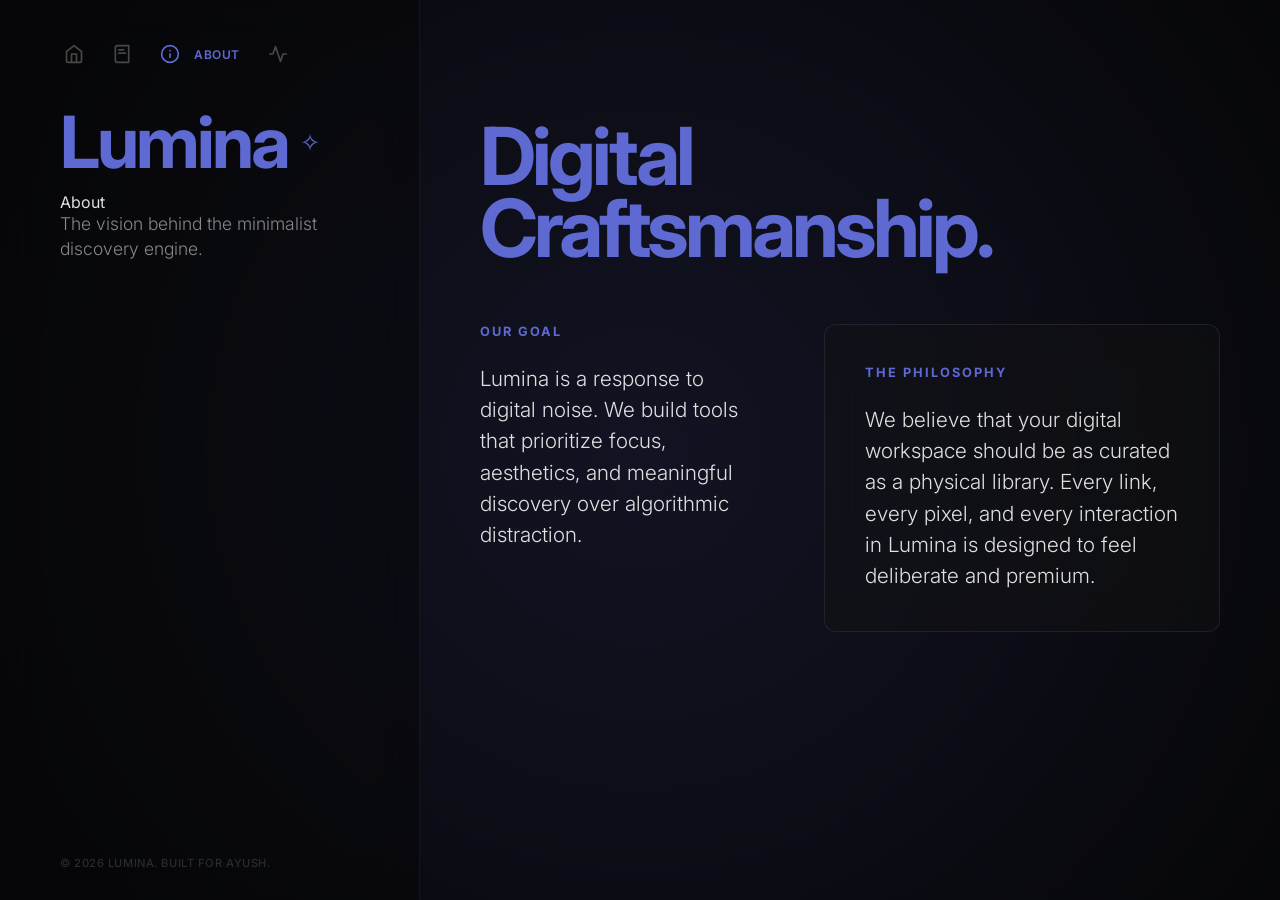
<file: about.html>
<!DOCTYPE html>
<html lang="en">
<head>
    <meta charset="UTF-8">
    <meta name="viewport" content="width=device-width, initial-scale=1.0">
    <title>About | Lumina</title>
    <!-- Inter Font -->
    <link rel="preconnect" href="https://fonts.googleapis.com">
    <link rel="preconnect" href="https://fonts.gstatic.com" crossorigin>
    <link href="https://fonts.googleapis.com/css2?family=Inter:wght@300;400;500;600;700&display=swap" rel="stylesheet">
    <link rel="stylesheet" href="style.css">
    <style>
        .about-content {
            max-width: 900px;
            margin: 0 auto;
            padding-top: 40px;
        }
        .about-header h2 {
            font-size: 5rem;
            font-weight: 700;
            line-height: 0.9;
            letter-spacing: -4px;
            margin-bottom: 60px;
            color: var(--accent);
        }
        .about-grid {
            display: grid;
            grid-template-columns: 1fr 1.5fr;
            gap: 80px;
        }
        .about-section h3 {
            font-size: 0.8rem;
            text-transform: uppercase;
            letter-spacing: 2px;
            color: var(--accent);
            margin-bottom: 24px;
        }
        .about-section p {
            font-size: 1.3rem;
            line-height: 1.5;
            color: var(--textColorBase);
            font-weight: 300;
        }
        .philosophy-card {
            background: var(--card-bg);
            border: 1px solid var(--card-border);
            padding: 40px;
            border-radius: 12px;
            backdrop-filter: blur(20px);
        }
    </style>
</head>
<body>
    <div class="background-effect"></div>
    
    <div class="split-layout">
        <aside class="sidebar">
            <div class="sidebar-top">
                <div class="top-nav-links">
                    <a href="index.html" class="nav-item" title="Home">
                        <svg width="20" height="20" viewBox="0 0 24 24" fill="none" stroke="currentColor" stroke-width="2" stroke-linecap="round" stroke-linejoin="round"><path d="m3 9 9-7 9 7v11a2 2 0 0 1-2 2H5a2 2 0 0 1-2-2z"></path><polyline points="9 22 9 12 15 12 15 22"></polyline></svg>
                        <span class="nav-text">Home</span>
                    </a>
                    <a href="journal.html" class="nav-item" title="Journal">
                        <svg width="20" height="20" viewBox="0 0 24 24" fill="none" stroke="currentColor" stroke-width="2" stroke-linecap="round" stroke-linejoin="round"><path d="M4 19.5v-15A2.5 2.5 0 0 1 6.5 2H20v20H6.5a2.5 2.5 0 0 1-2.5-2.5Z"></path><path d="M8 7h6"></path><path d="M8 11h8"></path></svg>
                        <span class="nav-text">Journal</span>
                    </a>
                    <a href="about.html" class="nav-item active" title="About">
                        <svg width="20" height="20" viewBox="0 0 24 24" fill="none" stroke="currentColor" stroke-width="2" stroke-linecap="round" stroke-linejoin="round"><circle cx="12" cy="12" r="10"></circle><path d="M12 16v-4"></path><path d="M12 8h.01"></path></svg>
                        <span class="nav-text">About</span>
                    </a>
                    <a href="connect.html" class="nav-item" title="Connect">
                        <svg width="20" height="20" viewBox="0 0 24 24" fill="none" stroke="currentColor" stroke-width="2" stroke-linecap="round" stroke-linejoin="round"><path d="M22 12h-4l-3 9L9 3l-3 9H2"></path></svg>
                        <span class="nav-text">Connect</span>
                    </a>
                </div>

                <div class="brand-section">
                    <h1 class="brand-name">Lumina</h1>
                    <span class="brand-symbol">✧</span>
                </div>
                
                <div class="hero-content">
                    <div class="hero-badge">About</div>
                    <p class="hero-subtitle">The vision behind the minimalist discovery engine.</p>
                </div>
            </div>

            <div class="sidebar-bottom">
                <p class="copyright">© 2026 Lumina. Built for Ayush.</p>
            </div>
        </aside>

        <main class="main-content">
            <div class="about-content">
                <header class="about-header">
                    <h2>Digital <br> Craftsmanship.</h2>
                </header>

                <div class="about-grid">
                    <div class="about-section">
                        <h3>Our Goal</h3>
                        <p>Lumina is a response to digital noise. We build tools that prioritize focus, aesthetics, and meaningful discovery over algorithmic distraction.</p>
                    </div>
                    <div class="about-section philosophy-card">
                        <h3>The Philosophy</h3>
                        <p>We believe that your digital workspace should be as curated as a physical library. Every link, every pixel, and every interaction in Lumina is designed to feel deliberate and premium.</p>
                    </div>
                </div>
            </div>
        </main>
    </div>

    <script src="app.js"></script>
</body>
</html>
</file>
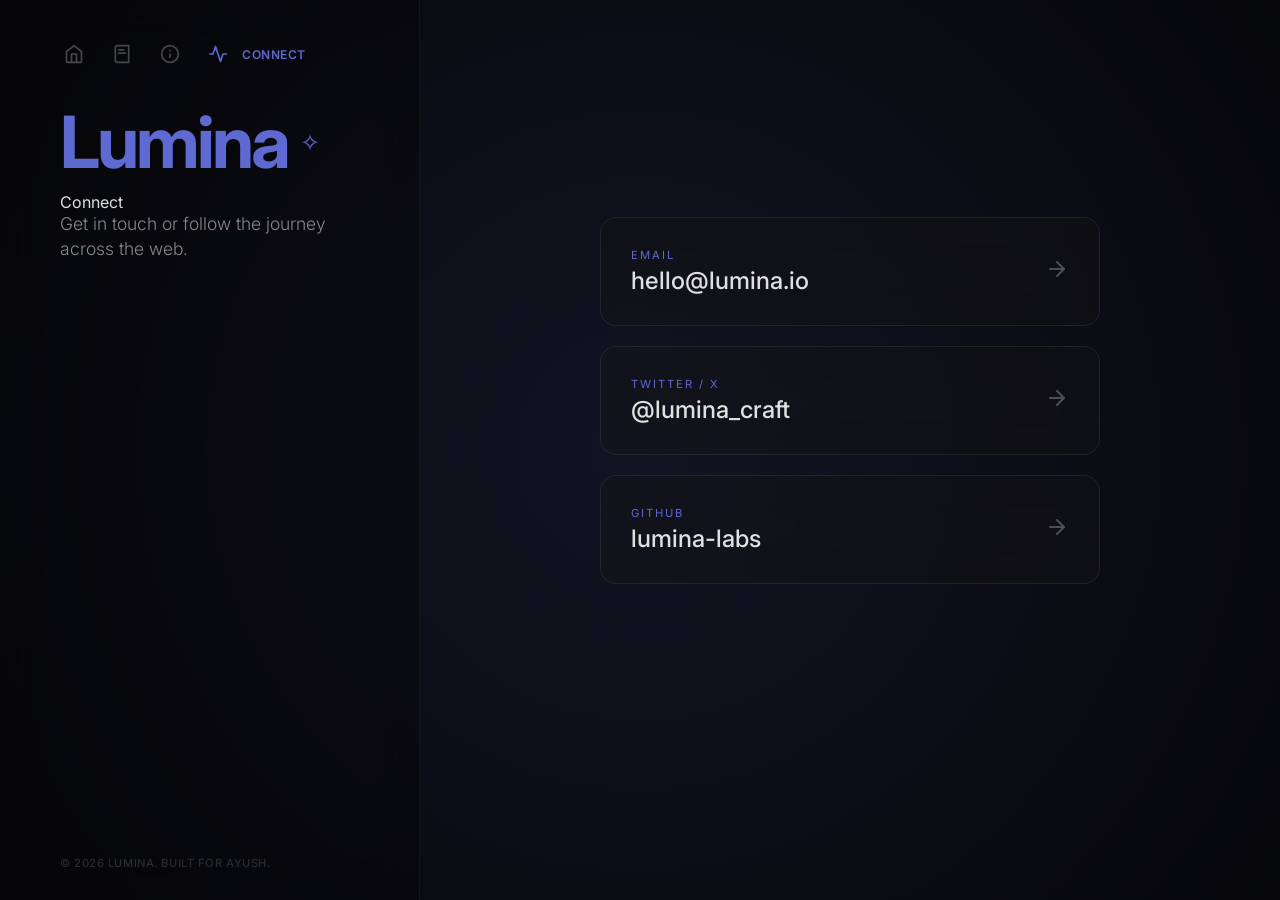
<file: connect.html>
<!DOCTYPE html>
<html lang="en">
<head>
    <meta charset="UTF-8">
    <meta name="viewport" content="width=device-width, initial-scale=1.0">
    <title>Connect | Lumina</title>
    <!-- Inter Font -->
    <link rel="preconnect" href="https://fonts.googleapis.com">
    <link rel="preconnect" href="https://fonts.gstatic.com" crossorigin>
    <link href="https://fonts.googleapis.com/css2?family=Inter:wght@300;400;500;600;700&display=swap" rel="stylesheet">
    <link rel="stylesheet" href="style.css">
    <style>
        .connect-container {
            height: 100%;
            display: flex;
            align-items: center;
            justify-content: center;
            padding-bottom: 100px;
        }
        .connect-list {
            display: flex;
            flex-direction: column;
            gap: 20px;
            width: 100%;
            max-width: 500px;
        }
        .social-link {
            display: flex;
            align-items: center;
            justify-content: space-between;
            padding: 30px;
            background: var(--card-bg);
            border: 1px solid var(--card-border);
            border-radius: 16px;
            text-decoration: none;
            color: var(--textColorBase);
            transition: all 0.4s cubic-bezier(0.16, 1, 0.3, 1);
            backdrop-filter: blur(20px);
        }
        .social-link:hover {
            transform: scale(1.02);
            border-color: var(--accent);
            background: rgba(94, 106, 210, 0.1);
        }
        .social-info {
            display: flex;
            flex-direction: column;
            gap: 4px;
        }
        .social-info span {
            font-size: 0.7rem;
            text-transform: uppercase;
            letter-spacing: 2px;
            color: var(--accent);
        }
        .social-info h3 {
            font-size: 1.5rem;
            font-weight: 500;
        }
        .social-arrow {
            opacity: 0.3;
            transition: all 0.3s ease;
        }
        .social-link:hover .social-arrow {
            opacity: 1;
            transform: translateX(10px);
        }
    </style>
</head>
<body>
    <div class="background-effect"></div>
    
    <div class="split-layout">
        <aside class="sidebar">
            <div class="sidebar-top">
                <div class="top-nav-links">
                    <a href="index.html" class="nav-item" title="Home">
                        <svg width="20" height="20" viewBox="0 0 24 24" fill="none" stroke="currentColor" stroke-width="2" stroke-linecap="round" stroke-linejoin="round"><path d="m3 9 9-7 9 7v11a2 2 0 0 1-2 2H5a2 2 0 0 1-2-2z"></path><polyline points="9 22 9 12 15 12 15 22"></polyline></svg>
                        <span class="nav-text">Home</span>
                    </a>
                    <a href="journal.html" class="nav-item" title="Journal">
                        <svg width="20" height="20" viewBox="0 0 24 24" fill="none" stroke="currentColor" stroke-width="2" stroke-linecap="round" stroke-linejoin="round"><path d="M4 19.5v-15A2.5 2.5 0 0 1 6.5 2H20v20H6.5a2.5 2.5 0 0 1-2.5-2.5Z"></path><path d="M8 7h6"></path><path d="M8 11h8"></path></svg>
                        <span class="nav-text">Journal</span>
                    </a>
                    <a href="about.html" class="nav-item" title="About">
                        <svg width="20" height="20" viewBox="0 0 24 24" fill="none" stroke="currentColor" stroke-width="2" stroke-linecap="round" stroke-linejoin="round"><circle cx="12" cy="12" r="10"></circle><path d="M12 16v-4"></path><path d="M12 8h.01"></path></svg>
                        <span class="nav-text">About</span>
                    </a>
                    <a href="connect.html" class="nav-item active" title="Connect">
                        <svg width="20" height="20" viewBox="0 0 24 24" fill="none" stroke="currentColor" stroke-width="2" stroke-linecap="round" stroke-linejoin="round"><path d="M22 12h-4l-3 9L9 3l-3 9H2"></path></svg>
                        <span class="nav-text">Connect</span>
                    </a>
                </div>

                <div class="brand-section">
                    <h1 class="brand-name">Lumina</h1>
                    <span class="brand-symbol">✧</span>
                </div>
                
                <div class="hero-content">
                    <div class="hero-badge">Connect</div>
                    <p class="hero-subtitle">Get in touch or follow the journey across the web.</p>
                </div>
            </div>

            <div class="sidebar-bottom">
                <p class="copyright">© 2026 Lumina. Built for Ayush.</p>
            </div>
        </aside>

        <main class="main-content">
            <div class="connect-container">
                <div class="connect-list">
                    <a href="mailto:hello@lumina.io" class="social-link">
                        <div class="social-info">
                            <span>Email</span>
                            <h3>hello@lumina.io</h3>
                        </div>
                        <div class="social-arrow">
                            <svg width="24" height="24" viewBox="0 0 24 24" fill="none" stroke="currentColor" stroke-width="2" stroke-linecap="round" stroke-linejoin="round"><line x1="5" y1="12" x2="19" y2="12"></line><polyline points="12 5 19 12 12 19"></polyline></svg>
                        </div>
                    </a>

                    <a href="https://twitter.com" class="social-link">
                        <div class="social-info">
                            <span>Twitter / X</span>
                            <h3>@lumina_craft</h3>
                        </div>
                        <div class="social-arrow">
                            <svg width="24" height="24" viewBox="0 0 24 24" fill="none" stroke="currentColor" stroke-width="2" stroke-linecap="round" stroke-linejoin="round"><line x1="5" y1="12" x2="19" y2="12"></line><polyline points="12 5 19 12 12 19"></polyline></svg>
                        </div>
                    </a>

                    <a href="https://github.com" class="social-link">
                        <div class="social-info">
                            <span>GitHub</span>
                            <h3>lumina-labs</h3>
                        </div>
                        <div class="social-arrow">
                            <svg width="24" height="24" viewBox="0 0 24 24" fill="none" stroke="currentColor" stroke-width="2" stroke-linecap="round" stroke-linejoin="round"><line x1="5" y1="12" x2="19" y2="12"></line><polyline points="12 5 19 12 12 19"></polyline></svg>
                        </div>
                    </a>
                </div>
            </div>
        </main>
    </div>

    <script src="app.js"></script>
</body>
</html>
</file>
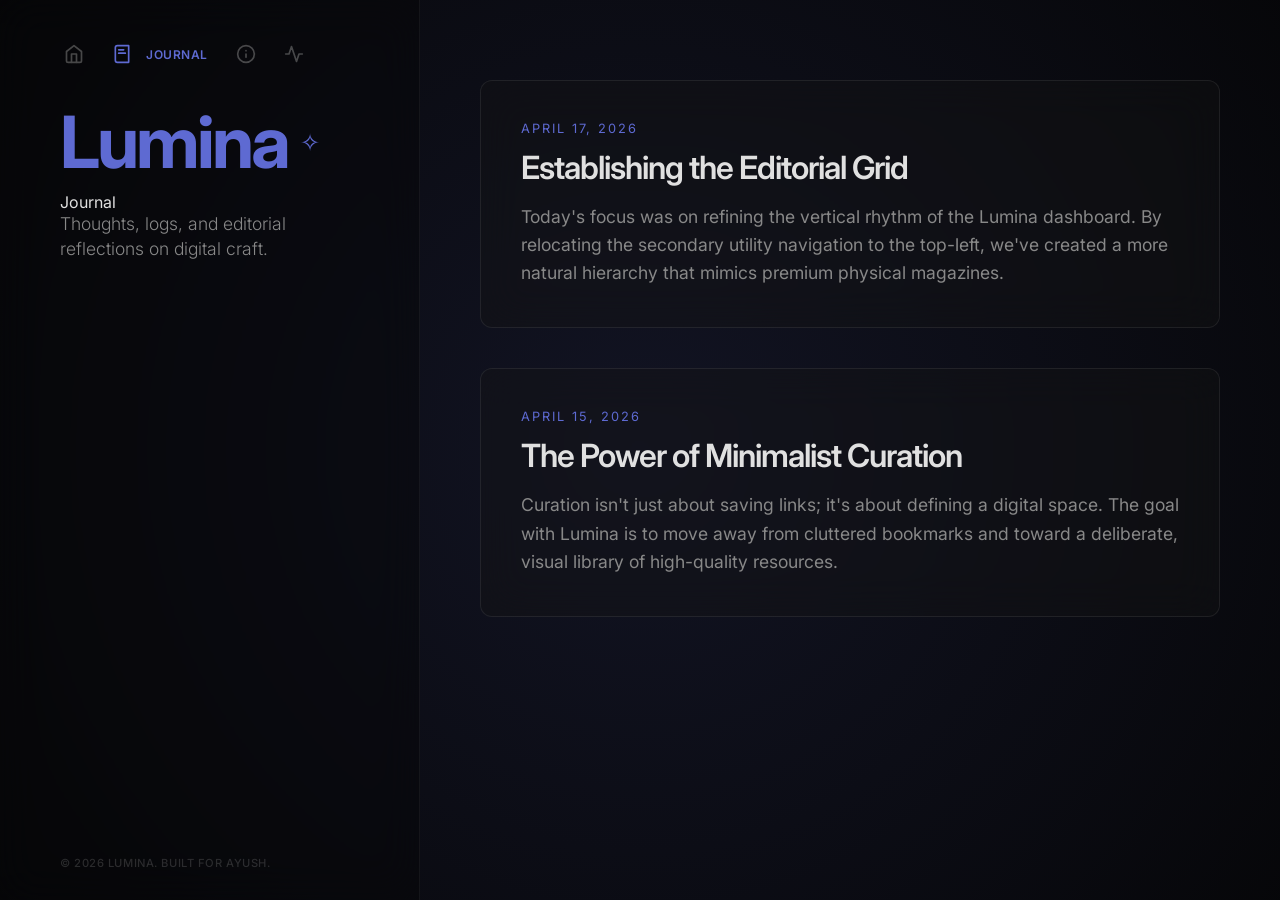
<file: journal.html>
<!DOCTYPE html>
<html lang="en">
<head>
    <meta charset="UTF-8">
    <meta name="viewport" content="width=device-width, initial-scale=1.0">
    <title>Journal | Lumina</title>
    <!-- Inter Font -->
    <link rel="preconnect" href="https://fonts.googleapis.com">
    <link rel="preconnect" href="https://fonts.gstatic.com" crossorigin>
    <link href="https://fonts.googleapis.com/css2?family=Inter:wght@300;400;500;600;700&display=swap" rel="stylesheet">
    <link rel="stylesheet" href="style.css">
    <style>
        .journal-container {
            max-width: 800px;
            margin: 0 auto;
        }
        .journal-entry {
            background: var(--card-bg);
            border: 1px solid var(--card-border);
            padding: 40px;
            border-radius: 12px;
            margin-bottom: 40px;
            backdrop-filter: blur(20px);
            transition: transform 0.3s ease;
        }
        .journal-entry:hover {
            transform: translateY(-4px);
            border-color: var(--accent);
        }
        .entry-date {
            font-size: 0.8rem;
            text-transform: uppercase;
            letter-spacing: 2px;
            color: var(--accent);
            margin-bottom: 12px;
            display: block;
        }
        .journal-entry h2 {
            font-size: 2rem;
            margin-bottom: 16px;
            font-weight: 600;
            letter-spacing: -1px;
        }
        .journal-entry p {
            color: var(--textColorMuted);
            line-height: 1.6;
            font-size: 1.1rem;
        }
    </style>
</head>
<body>
    <div class="background-effect"></div>
    
    <div class="split-layout">
        <aside class="sidebar">
            <div class="sidebar-top">
                <div class="top-nav-links">
                    <a href="index.html" class="nav-item" title="Home">
                        <svg width="20" height="20" viewBox="0 0 24 24" fill="none" stroke="currentColor" stroke-width="2" stroke-linecap="round" stroke-linejoin="round"><path d="m3 9 9-7 9 7v11a2 2 0 0 1-2 2H5a2 2 0 0 1-2-2z"></path><polyline points="9 22 9 12 15 12 15 22"></polyline></svg>
                        <span class="nav-text">Home</span>
                    </a>
                    <a href="journal.html" class="nav-item active" title="Journal">
                        <svg width="20" height="20" viewBox="0 0 24 24" fill="none" stroke="currentColor" stroke-width="2" stroke-linecap="round" stroke-linejoin="round"><path d="M4 19.5v-15A2.5 2.5 0 0 1 6.5 2H20v20H6.5a2.5 2.5 0 0 1-2.5-2.5Z"></path><path d="M8 7h6"></path><path d="M8 11h8"></path></svg>
                        <span class="nav-text">Journal</span>
                    </a>
                    <a href="about.html" class="nav-item" title="About">
                        <svg width="20" height="20" viewBox="0 0 24 24" fill="none" stroke="currentColor" stroke-width="2" stroke-linecap="round" stroke-linejoin="round"><circle cx="12" cy="12" r="10"></circle><path d="M12 16v-4"></path><path d="M12 8h.01"></path></svg>
                        <span class="nav-text">About</span>
                    </a>
                    <a href="connect.html" class="nav-item" title="Connect">
                        <svg width="20" height="20" viewBox="0 0 24 24" fill="none" stroke="currentColor" stroke-width="2" stroke-linecap="round" stroke-linejoin="round"><path d="M22 12h-4l-3 9L9 3l-3 9H2"></path></svg>
                        <span class="nav-text">Connect</span>
                    </a>
                </div>

                <div class="brand-section">
                    <h1 class="brand-name">Lumina</h1>
                    <span class="brand-symbol">✧</span>
                </div>
                
                <div class="hero-content">
                    <div class="hero-badge">Journal</div>
                    <p class="hero-subtitle">Thoughts, logs, and editorial reflections on digital craft.</p>
                </div>
            </div>

            <div class="sidebar-bottom">
                <p class="copyright">© 2026 Lumina. Built for Ayush.</p>
            </div>
        </aside>

        <main class="main-content">
            <div class="journal-container">
                <article class="journal-entry">
                    <span class="entry-date">April 17, 2026</span>
                    <h2>Establishing the Editorial Grid</h2>
                    <p>Today's focus was on refining the vertical rhythm of the Lumina dashboard. By relocating the secondary utility navigation to the top-left, we've created a more natural hierarchy that mimics premium physical magazines.</p>
                </article>

                <article class="journal-entry">
                    <span class="entry-date">April 15, 2026</span>
                    <h2>The Power of Minimalist Curation</h2>
                    <p>Curation isn't just about saving links; it's about defining a digital space. The goal with Lumina is to move away from cluttered bookmarks and toward a deliberate, visual library of high-quality resources.</p>
                </article>
            </div>
        </main>
    </div>

    <script src="app.js"></script>
</body>
</html>
</file>
<file: style.css>
:root {
    --bg-base: #050505;
    --card-bg: rgba(20, 20, 20, 0.4);
    --card-border: rgba(255, 255, 255, 0.08);
    --textColorBase: #E0E0E0;
    --textColorMuted: #888888;
    --accent: #5e6ad2;
    --accent-hover: #7b85e0;
}

* {
    margin: 0;
    padding: 0;
    box-sizing: border-box;
    font-family: 'Inter', sans-serif;
}

body {
    background-color: var(--bg-base);
    color: var(--textColorBase);
    height: 100vh;
    overflow: hidden;
}

.background-effect {
    position: fixed;
    top: -50%;
    left: -50%;
    width: 200%;
    height: 200%;
    background: radial-gradient(circle at center, rgba(94, 106, 210, 0.15) 0%, transparent 60%);
    pointer-events: none;
    z-index: -1;
}

.split-layout {
    display: flex;
    height: 100vh;
    width: 100%;
}

/* Sidebar Layout */
.sidebar {
    width: 420px;
    height: 100%;
    flex-shrink: 0;
    display: flex;
    flex-direction: column;
    justify-content: space-between;
    padding: 40px 60px 30px 60px;
    border-right: 1px solid rgba(255, 255, 255, 0.05);
    background: rgba(5, 5, 5, 0.4);
    backdrop-filter: blur(20px);
}

.sidebar-top {
    display: flex;
    flex-direction: column;
    gap: 16px;
}

.top-nav-links {
    display: flex;
    flex-direction: row;
    gap: 20px;
    margin-bottom: 0px;
}

.nav-item {
    display: flex;
    align-items: center;
    gap: 0px;
    color: var(--textColorMuted);
    text-decoration: none;
    transition: all 0.3s cubic-bezier(0.16, 1, 0.3, 1);
    position: relative;
    padding: 4px;
}

.nav-item svg {
    opacity: 0.5;
    transition: all 0.3s ease;
    flex-shrink: 0;
}

.nav-text {
    font-size: 0.75rem;
    font-weight: 600;
    text-transform: uppercase;
    letter-spacing: 0.5px;
    max-width: 0;
    opacity: 0;
    overflow: hidden;
    white-space: nowrap;
    transition: all 0.4s cubic-bezier(0.16, 1, 0.3, 1);
    margin-left: 0;
}

.nav-item:hover {
    gap: 10px;
    color: var(--accent);
}

.nav-item:hover svg {
    opacity: 1;
    color: var(--accent);
    transform: scale(1.1);
}

.nav-item:hover .nav-text {
    max-width: 80px;
    opacity: 1;
    margin-left: 4px;
}

.nav-item.active {
    color: var(--accent);
    gap: 10px;
}

.nav-item.active svg {
    opacity: 1;
}

.nav-item.active .nav-text {
    max-width: 80px;
    opacity: 1;
    margin-left: 4px;
}

.brand-section {
    display: flex;
    flex-direction: row;
    align-items: center;
    gap: 12px;
    margin-top: 24px;
}

.brand-name {
    font-size: 4.5rem;
    font-weight: 700;
    line-height: 0.95;
    letter-spacing: -3px;
    color: var(--accent); /* Restored indigo color */
}

.brand-symbol {
    color: var(--accent);
    font-size: 1.5rem;
}

.hero-subtitle {
    color: var(--textColorMuted);
    font-size: 1.1rem;
    font-weight: 300;
    line-height: 1.4;
    max-width: 280px;
}

.filter-bar {
    display: flex;
    flex-direction: column;
    gap: 16px;
    margin-top: 48px;
}

.filter-btn {
    background: transparent;
    border: none;
    color: var(--textColorMuted);
    text-align: left;
    font-size: 1.15rem;
    font-weight: 400;
    cursor: pointer;
    transition: all 0.3s ease;
    width: fit-content;
}

.filter-btn:hover {
    color: var(--accent-hover); /* Show indigo color on hover */
    transform: translateX(8px);
}

.filter-btn.active {
    color: var(--accent); /* Show indigo color when active */
    text-decoration: underline;
    text-underline-offset: 8px;
    text-decoration-thickness: 1px;
    font-weight: 500;
}

.sidebar-bottom {
    display: flex;
    flex-direction: column;
}

.copyright {
    color: rgba(255, 255, 255, 0.15);
    font-size: 0.7rem;
    letter-spacing: 0.05em;
    text-transform: uppercase;
    font-weight: 500;
}

/* Main Content Area */
.main-content {
    flex-grow: 1;
    height: 100vh;
    overflow-y: auto;
    padding: 80px 60px;
}

/* Sub-Filter Section */
.sub-filter-bar {
    display: flex;
    align-items: center;
    gap: 24px;
    margin-bottom: 24px;
    padding: 0;
    background: transparent;
}

.sub-filter-btn {
    background: transparent;
    border: none;
    color: var(--textColorMuted);
    padding: 4px 0;
    font-size: 0.85rem;
    font-weight: 500;
    cursor: pointer;
    transition: all 0.2s ease;
}

.sub-filter-btn:hover {
    color: var(--textColorBase);
}

.sub-filter-btn.active {
    color: var(--accent);
    text-decoration: underline;
    text-underline-offset: 6px;
    text-decoration-thickness: 1px;
}

/* Card Grid Styles (Remaining as before) */
.bento-grid {
    display: grid;
    grid-template-columns: repeat(auto-fill, minmax(240px, 1fr));
    gap: 20px;
    align-items: stretch;
}

.link-card {
    background: var(--card-bg);
    border: 1px solid var(--card-border);
    border-radius: 12px;
    box-shadow: inset 0 1px 0 rgba(255, 255, 255, 0.05);
    overflow: hidden;
    text-decoration: none;
    color: var(--textColorBase);
    display: flex;
    flex-direction: column;
    transition: transform 0.3s cubic-bezier(0.16, 1, 0.3, 1), border-color 0.3s ease, box-shadow 0.3s ease, opacity 0.5s ease;
    cursor: pointer;
    backdrop-filter: blur(16px);
    -webkit-backdrop-filter: blur(16px);
    position: relative;
    opacity: 0; 
    transform: translateY(20px); 
}

.link-card.scroll-visible {
    opacity: 1;
    transform: translateY(0);
}

.link-card:hover {
    transform: translateY(-8px);
    border-color: var(--accent);
    box-shadow: 0 20px 40px rgba(0, 0, 0, 0.4);
}

.card-image-wrapper {
    width: 100%;
    height: 140px;
    position: relative;
    background: #0d0d0d;
    overflow: hidden;
    display: flex;
    align-items: center;
    justify-content: center;
}

.card-image-wrapper img {
    width: 100%;
    height: 100%;
    object-fit: cover;
    transition: transform 0.6s cubic-bezier(0.16, 1, 0.3, 1);
}

.link-card:hover .card-image-wrapper img {
    transform: scale(1.08);
}

.category-badge {
    position: absolute;
    top: 12px;
    right: 12px;
    background: rgba(10, 10, 10, 0.7);
    backdrop-filter: blur(8px);
    padding: 4px 10px;
    border-radius: 20px;
    font-size: 0.7rem;
    font-weight: 500;
    border: 1px solid rgba(255,255,255,0.08);
    display: flex;
    align-items: center;
    gap: 6px;
    z-index: 2;
}

.card-content {
    padding: 16px;
    display: flex;
    flex-direction: column;
    gap: 6px;
    flex-grow: 1;
}

.card-content h3 {
    font-size: 1.05rem;
    font-weight: 500;
    line-height: 1.3;
}

.url-display {
    color: var(--textColorMuted);
    font-size: 0.85rem;
    margin-top: auto;
}

/* Scrollbars */
::-webkit-scrollbar { width: 4px; }
::-webkit-scrollbar-track { background: transparent; }
::-webkit-scrollbar-thumb { background: rgba(94, 106, 210, 0.2); border-radius: 4px; }

@media (max-width: 1024px) {
    .sidebar { width: 320px; padding: 40px; }
    .brand-name { font-size: 3.5rem; }
}

@media (max-width: 768px) {
    body { overflow: auto; height: auto; }
    .split-layout { flex-direction: column; height: auto; }
    .sidebar { 
        width: 100%; 
        height: auto; 
        padding: 40px 20px; 
        border-right: none; 
        border-bottom: 1px solid rgba(255,255,255,0.05);
    }
    .brand-name { font-size: 3rem; }
    .main-content { 
        height: auto; 
        padding: 40px 20px; 
    }
}
</file>
